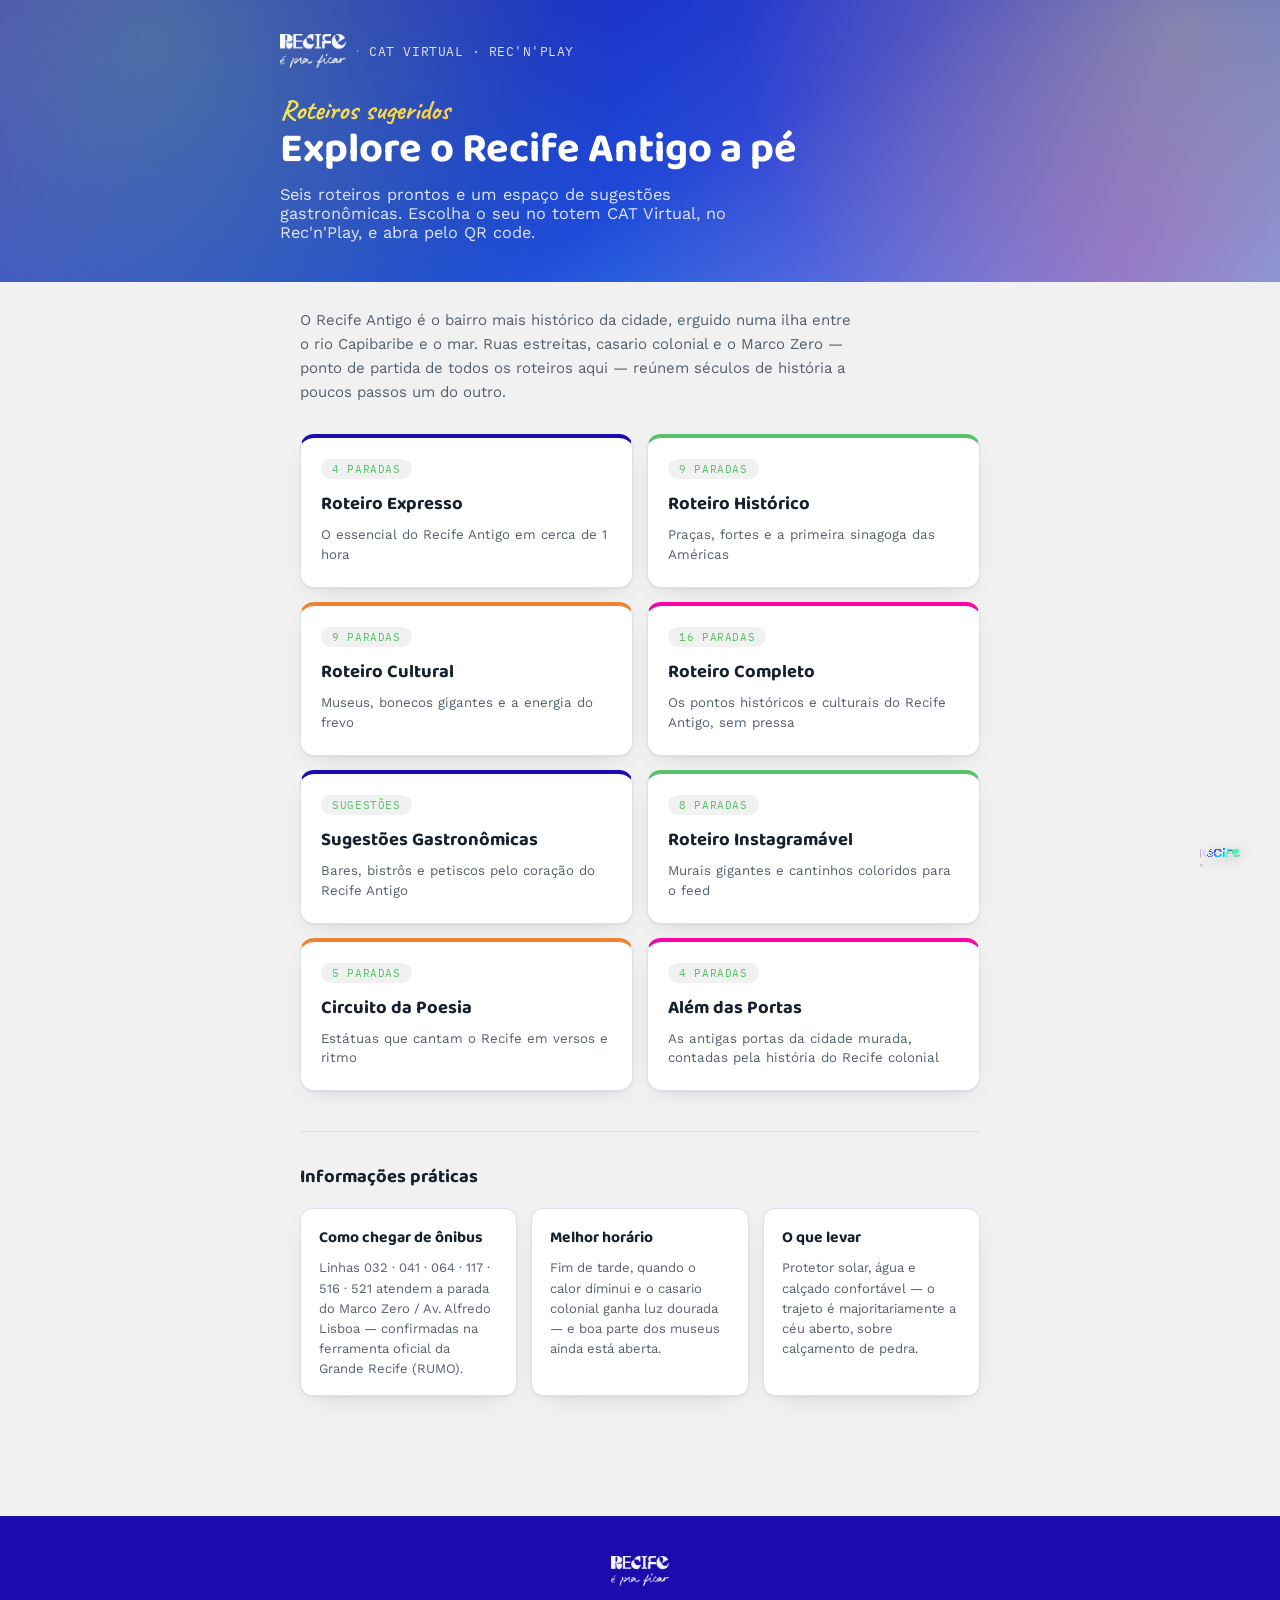
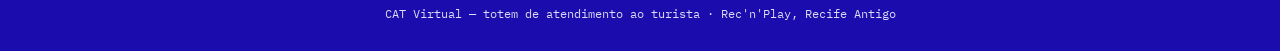
<file: index.html>
<!doctype html>
<html lang="pt-BR">
<head>
<meta charset="UTF-8" />
<meta name="viewport" content="width=device-width, initial-scale=1.0" />
<title>Roteiros — CAT Virtual</title>
<meta name="description" content="Roteiros sugeridos a pé pelo Recife Antigo, criados pelo CAT Virtual, totem de atendimento ao turista do Rec'n'Play." />
<link rel="preconnect" href="https://fonts.googleapis.com">
<link rel="preconnect" href="https://fonts.gstatic.com" crossorigin>
<link href="https://fonts.googleapis.com/css2?family=Baloo+2:wght@500;600;700;800&family=Work+Sans:wght@400;500;600;700&family=IBM+Plex+Mono:wght@400;500&family=Caveat:wght@600;700&display=swap" rel="stylesheet">
<link rel="stylesheet" href="assets/style.css">
</head>
<body>
<div class="floating-recife-mark"><video src="assets/media/marca-recife.webm" autoplay loop muted playsinline></video></div>
<div class="hero index-hero">
  <div class="hero-inner">
    <div class="brand-row">
  <span class="brand-logo-link"><img class="brand-logo" src="assets/brand/recife-logo-white.png" alt="Recife é pra ficar" /></span>
  <span class="brand-divider">·</span>
  <span class="brand-name">CAT VIRTUAL · REC'N'PLAY</span>
</div>
    <p class="hero-tag">Roteiros sugeridos</p>
    <h1>Explore o Recife Antigo a pé</h1>
    <p class="tagline">Seis roteiros prontos e um espaço de sugestões gastronômicas. Escolha o seu no totem CAT Virtual, no Rec'n'Play, e abra pelo QR code.</p>
  </div>
</div>
<div class="page">
  <p class="intro-text">O Recife Antigo é o bairro mais histórico da cidade, erguido numa ilha entre o rio Capibaribe e o mar. Ruas estreitas, casario colonial e o Marco Zero — ponto de partida de todos os roteiros aqui — reúnem séculos de história a poucos passos um do outro.</p>

  <div class="theme-grid">
    <div class="theme-card">
  <span class="tag">4 paradas</span>
  <h3>Roteiro Expresso</h3>
  <p>O essencial do Recife Antigo em cerca de 1 hora</p>
</div>
    <div class="theme-card">
  <span class="tag">9 paradas</span>
  <h3>Roteiro Histórico</h3>
  <p>Praças, fortes e a primeira sinagoga das Américas</p>
</div>
    <div class="theme-card">
  <span class="tag">9 paradas</span>
  <h3>Roteiro Cultural</h3>
  <p>Museus, bonecos gigantes e a energia do frevo</p>
</div>
    <div class="theme-card">
  <span class="tag">16 paradas</span>
  <h3>Roteiro Completo</h3>
  <p>Os pontos históricos e culturais do Recife Antigo, sem pressa</p>
</div>
    <div class="theme-card">
  <span class="tag">sugestões</span>
  <h3>Sugestões Gastronômicas</h3>
  <p>Bares, bistrôs e petiscos pelo coração do Recife Antigo</p>
</div>
    <div class="theme-card">
  <span class="tag">8 paradas</span>
  <h3>Roteiro Instagramável</h3>
  <p>Murais gigantes e cantinhos coloridos para o feed</p>
</div>
    <div class="theme-card">
  <span class="tag">5 paradas</span>
  <h3>Circuito da Poesia</h3>
  <p>Estátuas que cantam o Recife em versos e ritmo</p>
</div>
    <div class="theme-card">
  <span class="tag">4 paradas</span>
  <h3>Além das Portas</h3>
  <p>As antigas portas da cidade murada, contadas pela história do Recife colonial</p>
</div>
  </div>

  <div class="practical-info">
  <h2 class="section-title">Informações práticas</h2>
  <div class="info-grid">
    <div class="info-card">
      <h4>Como chegar de ônibus</h4>
      <p>Linhas 032 · 041 · 064 · 117 · 516 · 521 atendem a parada do Marco Zero / Av. Alfredo Lisboa — confirmadas na ferramenta oficial da Grande Recife (RUMO).</p>
    </div>
    <div class="info-card">
      <h4>Melhor horário</h4>
      <p>Fim de tarde, quando o calor diminui e o casario colonial ganha luz dourada — e boa parte dos museus ainda está aberta.</p>
    </div>
    <div class="info-card">
      <h4>O que levar</h4>
      <p>Protetor solar, água e calçado confortável — o trajeto é majoritariamente a céu aberto, sobre calçamento de pedra.</p>
    </div>
  </div>
</div>
</div>
<footer>
  <img class="footer-logo" src="assets/brand/recife-logo-white.png" alt="Recife é pra ficar" />
  <p class="footer-credit">CAT Virtual — totem de atendimento ao turista · Rec'n'Play, Recife Antigo</p>
</footer>
</body>
</html>
</file>
<file: assets/style.css>
:root {
  /* Branco oficial "Recife É Pra Ficar" — Secretaria de Turismo e Lazer */
  --bg: #f1f1f1;
  --surface: #ffffff;
  --surface-2: #f1f1f1;
  --text: #16212e;
  --text-muted: #52606d;
  --border: #d8e2ea;
  /* Paleta oficial "Recife É Pra Ficar" — Secretaria de Turismo e Lazer */
  --navy: #1b0cad;
  --accent: #ff00a5;
  --accent-soft: #ffd9ef;
  --accent-2: #ed8332;
  --accent-2-soft: #ffe3cc;
  --teal: #59c169;
  --teal-soft: #dff5e1;
  --azul-vivo: #1e4bd8;
  --azul-claro: #5db3f8;
  --amarelo: #fae54e;
  --shadow: 0 1px 2px rgba(16, 24, 36, 0.06), 0 8px 24px -12px rgba(16, 24, 36, 0.18);
  --gradient-hero: linear-gradient(150deg, #1b0cad 0%, #1e4bd8 55%, #5db3f8 100%);
}

* {
  box-sizing: border-box;
}

body {
  margin: 0;
  background: var(--bg);
  color: var(--text);
  font-family: "Work Sans", system-ui, sans-serif;
  -webkit-font-smoothing: antialiased;
}

.floating-recife-mark {
  position: fixed;
  right: 14px;
  bottom: 14px;
  width: 92px;
  z-index: 40;
  pointer-events: none;
  filter: drop-shadow(0 2px 6px rgba(16, 24, 36, 0.3));
}

.floating-recife-mark video {
  width: 100%;
  height: auto;
  display: block;
}

h1, h2, h3, h4 {
  font-family: "Baloo 2", sans-serif;
  margin: 0;
  text-wrap: balance;
}

.mono {
  font-family: "IBM Plex Mono", monospace;
}

a {
  color: inherit;
}

.page {
  max-width: 720px;
  margin: 0 auto;
  padding: 0 20px 80px;
}

.hero {
  position: relative;
  overflow: hidden;
  background:
    radial-gradient(circle at 12% 15%, rgba(89, 193, 105, 0.38) 0%, rgba(89, 193, 105, 0) 40%),
    radial-gradient(circle at 92% 10%, rgba(250, 229, 78, 0.3) 0%, rgba(250, 229, 78, 0) 36%),
    radial-gradient(circle at 88% 92%, rgba(255, 0, 165, 0.32) 0%, rgba(255, 0, 165, 0) 44%),
    var(--gradient-hero);
  padding: 34px 24px 40px;
  margin: 0 0 26px;
  color: #ffffff;
}

.hero::before {
  content: "";
  position: absolute;
  inset: 0;
  background: linear-gradient(115deg, rgba(255, 255, 255, 0.18) 0%, rgba(255, 255, 255, 0) 40%);
}

.hero-inner {
  position: relative;
  z-index: 1;
  max-width: 720px;
  margin: 0 auto;
}

.brand-row {
  display: flex;
  align-items: center;
  gap: 10px;
  margin-bottom: 22px;
}

.brand-logo-link {
  display: block;
  line-height: 0;
  transition: opacity 0.15s ease;
}

.brand-logo {
  height: 34px;
  width: auto;
  display: block;
  opacity: 0.96;
}

.brand-divider {
  color: rgba(255, 255, 255, 0.45);
  font-size: 14px;
  line-height: 1;
}

.brand-name {
  font-family: "IBM Plex Mono", monospace;
  font-size: 13px;
  letter-spacing: 0.04em;
  color: rgba(255, 255, 255, 0.85);
}

.hero-tag {
  font-family: "Caveat", cursive;
  font-weight: 700;
  font-size: clamp(1.4rem, 4.2vw, 1.75rem);
  line-height: 1;
  background: linear-gradient(90deg, #fae54e 0%, #ed8332 100%);
  -webkit-background-clip: text;
  background-clip: text;
  color: transparent;
  margin-bottom: 4px;
}

.hero h1 {
  font-size: clamp(1.9rem, 6vw, 2.6rem);
  line-height: 1.08;
}

.hero p.tagline {
  color: rgba(255, 255, 255, 0.85);
  font-size: 1.02rem;
  margin: 12px 0 0;
  max-width: 48ch;
}

.stat-row {
  display: flex;
  flex-wrap: wrap;
  gap: 8px;
  margin-top: 20px;
}

.stat-chip {
  font-family: "IBM Plex Mono", monospace;
  font-size: 12.5px;
  background: rgba(255, 255, 255, 0.14);
  border: 1px solid rgba(255, 255, 255, 0.35);
  border-radius: 20px;
  padding: 7px 14px;
}

.pdf-button {
  margin-top: 24px;
  display: inline-flex;
  align-items: center;
  gap: 8px;
  border: none;
  background: #ffffff;
  color: var(--accent);
  font-family: "Work Sans", sans-serif;
  font-weight: 700;
  font-size: 14.5px;
  padding: 13px 22px;
  border-radius: 26px;
  box-shadow: 0 6px 18px -6px rgba(0, 0, 0, 0.4);
  cursor: pointer;
}

.pdf-button:active {
  transform: scale(0.97);
}

.pdf-status {
  display: block;
  margin-top: 10px;
  font-size: 12px;
  color: rgba(255, 255, 255, 0.75);
}

.section-title {
  font-size: 1.15rem;
  margin: 0 0 16px;
}

.stops {
  list-style: none;
  margin: 0 0 40px;
  padding: 0;
  display: flex;
  flex-direction: column;
  gap: 14px;
}

.stop {
  display: flex;
  gap: 14px;
}

.stop-number {
  flex-shrink: 0;
  width: 30px;
  height: 30px;
  border-radius: 50%;
  background: var(--navy);
  color: #ffffff;
  font-family: "IBM Plex Mono", monospace;
  font-size: 13px;
  font-weight: 500;
  display: flex;
  align-items: center;
  justify-content: center;
}

.stop-body {
  flex: 1;
  background: var(--surface);
  border: 1px solid var(--border);
  border-radius: 12px;
  overflow: hidden;
  box-shadow: var(--shadow);
}

.stop-art {
  position: relative;
  width: 100%;
  height: 220px;
  display: flex;
  align-items: center;
  justify-content: center;
  overflow: hidden;
}

@media (max-width: 420px) {
  .stop-art {
    height: 170px;
  }
}

.stop-art::before {
  content: "";
  position: absolute;
  inset: 0;
  background: linear-gradient(115deg, rgba(255, 255, 255, 0.24) 0%, rgba(255, 255, 255, 0) 40%);
}

.stop-art-glyph {
  position: relative;
  z-index: 1;
  opacity: 0.85;
  transform: scale(1.6);
  transition: opacity 0.2s ease;
}

.stop-art-photo {
  position: absolute;
  inset: 0;
  width: 100%;
  height: 100%;
  object-fit: cover;
}

.stop-art.has-photo .stop-art-glyph {
  opacity: 0.16;
}

.stop-text {
  padding: 16px 18px;
}

.stop-body h4 {
  font-size: 1.05rem;
  margin: 0 0 6px;
}

.stop-body p.desc {
  font-size: 14px;
  line-height: 1.55;
  color: var(--text-muted);
  margin: 0 0 10px;
}

.stop-meta {
  display: flex;
  justify-content: space-between;
  gap: 10px;
  flex-wrap: wrap;
  font-family: "IBM Plex Mono", monospace;
  font-size: 11px;
  color: var(--text-muted);
}

.map-frame {
  border: 1px solid var(--border);
  border-radius: 16px;
  overflow: hidden;
  box-shadow: var(--shadow);
  height: 320px;
  margin-bottom: 40px;
}

#map {
  width: 100%;
  height: 100%;
}

.tips-box {
  background: var(--teal-soft);
  border: 1px solid var(--teal);
  border-radius: 12px;
  padding: 14px 18px;
  margin: 24px 0 34px;
}

.tips-box p {
  margin: 0;
  font-size: 13.5px;
  line-height: 1.55;
  color: var(--text);
}

.intro-text {
  font-size: 15px;
  line-height: 1.6;
  color: var(--text-muted);
  max-width: 62ch;
  margin: 24px 0 4px;
}

.practical-info {
  margin: 40px 0;
  padding-top: 30px;
  border-top: 1px solid var(--border);
}

.info-grid {
  display: grid;
  grid-template-columns: 1fr;
  gap: 14px;
  margin-top: 16px;
}

@media (min-width: 640px) {
  .info-grid {
    grid-template-columns: repeat(3, 1fr);
  }
}

.info-card {
  background: var(--surface);
  border: 1px solid var(--border);
  border-radius: 12px;
  padding: 16px 18px;
  box-shadow: var(--shadow);
}

.info-card h4 {
  font-size: 0.98rem;
  margin: 0 0 8px;
}

.info-card p {
  font-size: 13px;
  line-height: 1.55;
  color: var(--text-muted);
  margin: 0;
}

/* Selo de realização — usado só no roteiro "Além das Portas", que nasceu
   do projeto de sinalização do Recentro (Prefeitura do Recife). */
.info-card-logo {
  display: block;
  height: 56px;
  width: auto;
  margin-bottom: 10px;
}

.suggestions-box {
  margin: 40px 0;
  padding-top: 30px;
  border-top: 1px solid var(--border);
}

.suggestions-intro {
  font-size: 14px;
  line-height: 1.6;
  color: var(--text-muted);
  max-width: 64ch;
  margin: 0 0 18px;
}

.suggestions-grid {
  display: grid;
  grid-template-columns: 1fr;
  gap: 10px;
}

@media (min-width: 640px) {
  .suggestions-grid {
    grid-template-columns: repeat(2, 1fr);
  }
}

@media (min-width: 900px) {
  .suggestions-grid {
    grid-template-columns: repeat(3, 1fr);
  }
}

.suggestion-item {
  background: var(--surface);
  border: 1px solid var(--border);
  border-left: 3px solid var(--teal);
  border-radius: 10px;
  padding: 10px 14px;
}

.suggestion-item h4 {
  font-family: "Work Sans", sans-serif;
  font-size: 14px;
  font-weight: 600;
  margin: 0 0 3px;
  color: var(--text);
}

.suggestion-item p {
  font-family: "IBM Plex Mono", monospace;
  font-size: 11.5px;
  color: var(--text-muted);
  margin: 0;
}

.suggestion-item p.desc {
  font-family: "Work Sans", sans-serif;
  font-size: 12.5px;
  line-height: 1.5;
  color: var(--text-muted);
  margin: 0 0 6px;
}

.suggestion-photo-frame {
  width: 100%;
  aspect-ratio: 16 / 10;
  border-radius: 7px;
  overflow: hidden;
  margin-bottom: 8px;
  background: var(--surface-2);
}

.suggestion-photo {
  width: 100%;
  height: 100%;
  object-fit: cover;
  display: block;
}

footer {
  background: var(--navy);
  color: rgba(255, 255, 255, 0.72);
  text-align: center;
  padding: 40px 20px 30px;
}

.footer-logo {
  height: 30px;
  width: auto;
  margin-bottom: 16px;
  opacity: 0.95;
}

.footer-credit {
  margin: 0;
  font-family: "IBM Plex Mono", monospace;
  font-size: 11.5px;
  color: rgba(255, 255, 255, 0.85);
}


/* Index page */

.index-hero {
  text-align: left;
}

.theme-grid {
  display: grid;
  grid-template-columns: 1fr;
  gap: 14px;
  margin: 30px 0 20px;
}

@media (min-width: 560px) {
  .theme-grid {
    grid-template-columns: 1fr 1fr;
  }
}

.theme-card {
  display: block;
  text-decoration: none;
  background: var(--surface);
  border: 1px solid var(--border);
  border-top: 4px solid var(--navy);
  border-radius: 14px;
  padding: 20px 20px 22px;
  box-shadow: var(--shadow);
  transition: transform 0.15s ease, box-shadow 0.15s ease;
}

.theme-card:nth-of-type(4n+2) {
  border-top-color: var(--teal);
}

.theme-card:nth-of-type(4n+3) {
  border-top-color: var(--accent-2);
}

.theme-card:nth-of-type(4n+4) {
  border-top-color: var(--accent);
}

.theme-card .tag {
  display: inline-block;
  font-family: "IBM Plex Mono", monospace;
  font-size: 10.5px;
  letter-spacing: 0.06em;
  text-transform: uppercase;
  color: var(--teal);
  background: var(--surface-2);
  border-radius: 20px;
  padding: 3px 11px;
}

.theme-card h3 {
  font-size: 1.15rem;
  margin: 10px 0 6px;
}

.theme-card p {
  font-size: 13.3px;
  color: var(--text-muted);
  line-height: 1.5;
  margin: 0;
}

.result-actions {
  display: flex;
  flex-wrap: wrap;
  gap: 12px;
  margin: 18px 0 8px;
}

.btn-secondary {
  display: inline-flex;
  align-items: center;
  gap: 6px;
  background: var(--surface);
  border: 1px solid var(--border);
  color: var(--text);
  font-family: "Work Sans", sans-serif;
  font-weight: 600;
  font-size: 14px;
  padding: 11px 20px;
  border-radius: 999px;
  cursor: pointer;
  box-shadow: var(--shadow);
}

/* Roteiro montado no totem (roteiro.html) */

.stop-directions {
  display: inline-block;
  margin-top: 10px;
  color: var(--navy);
  font-weight: 600;
  font-size: 13.5px;
  text-decoration: none;
}

.roteiro-vazio {
  display: none;
  margin: 8px 0 40px;
}

.roteiro-vazio p {
  color: var(--text-muted);
  line-height: 1.55;
  margin: 0 0 18px;
}

.roteiro-invalido .roteiro-content {
  display: none;
}

.roteiro-invalido .roteiro-vazio {
  display: block;
}
</file>
